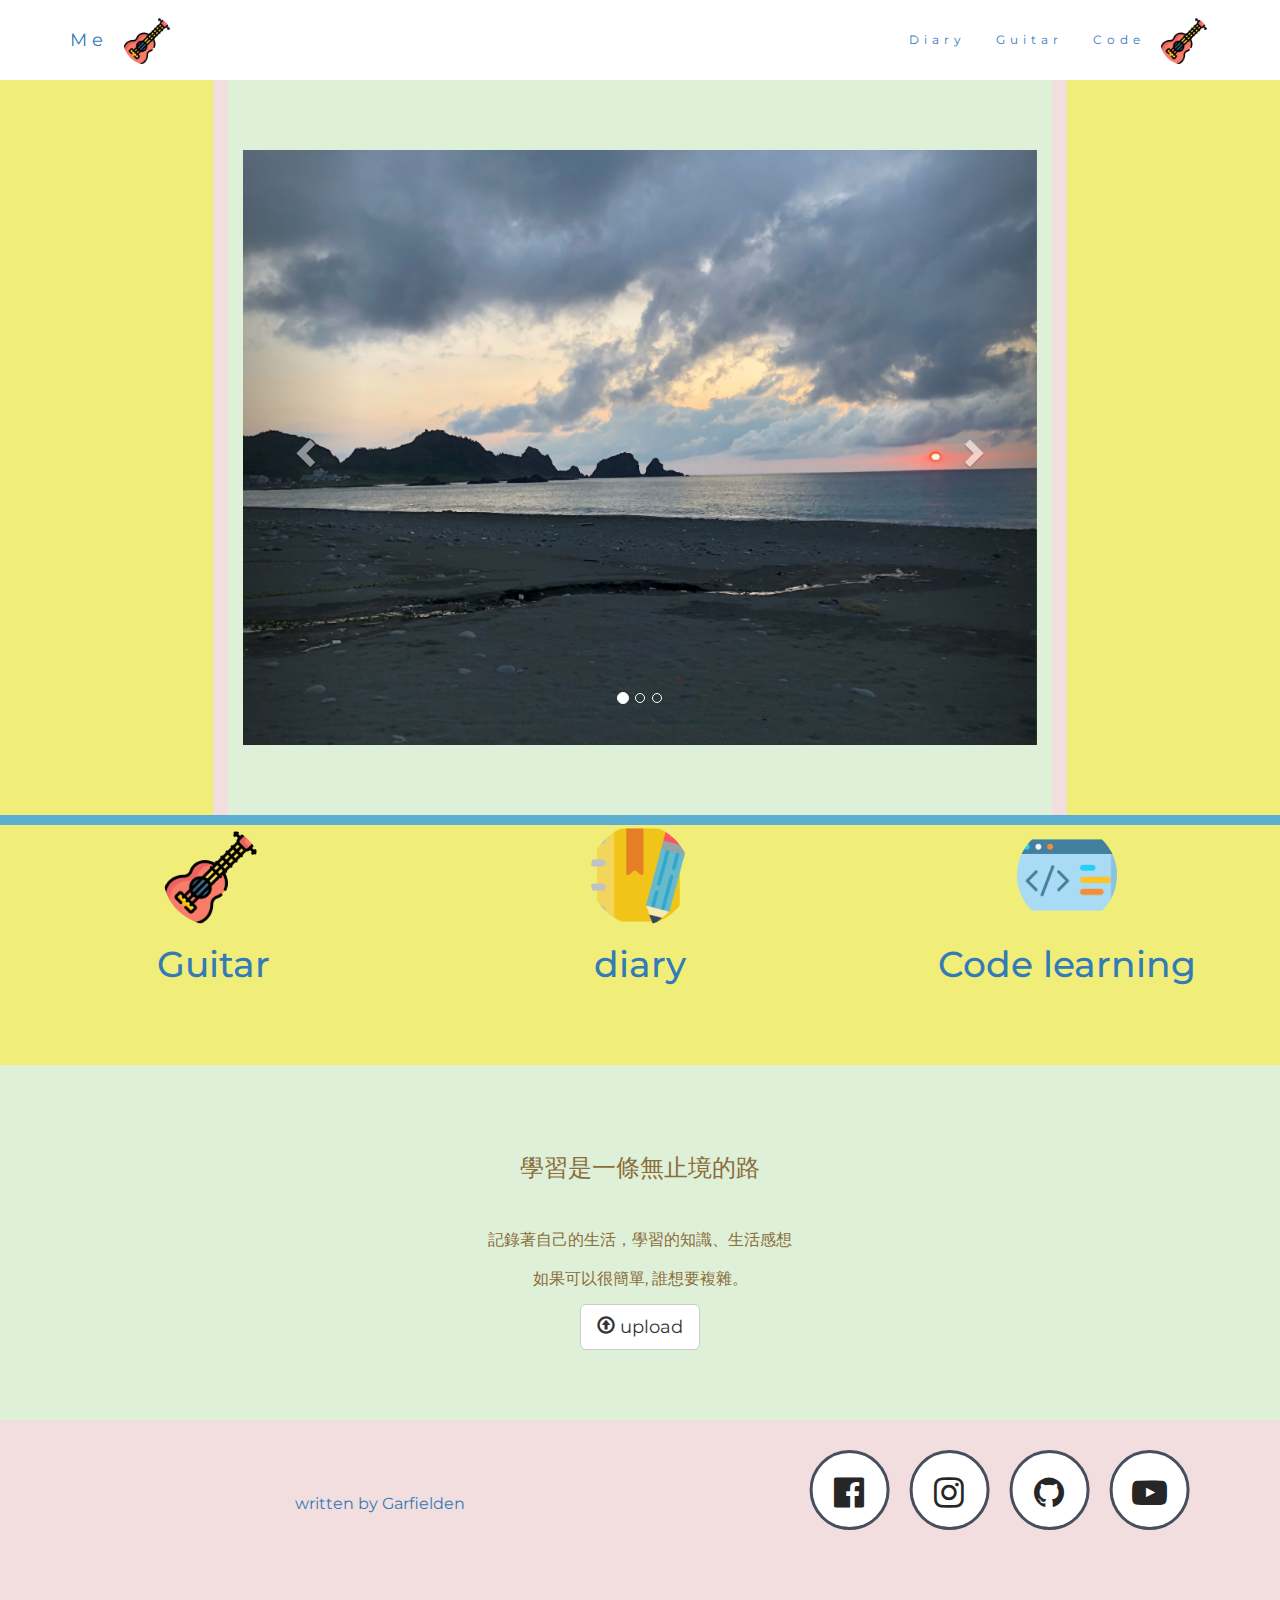
<file: index.html>
<!doctype html>
<html lang="en">
<head>
<title>Garfielden </title>
<script type="text/javascript">
  imput = prompt("請輸入數字","8")
  <button type="button" onclick="console.log(imput)" >Number</button>
  alert("豬羊")
</script>
<meta charset="utf-8">
<meta name="viewport" content="width=device-width, initial-scale=1">
<link href="https://stackpath.bootstrapcdn.com/font-awesome/4.7.0/css/font-awesome.min.css" rel="stylesheet" integrity="sha384-wvfXpqpZZVQGK6TAh5PVlGOfQNHSoD2xbE+QkPxCAFlNEevoEH3Sl0sibVcOQVnN" crossorigin="anonymous">
<link rel="stylesheet" href="https://maxcdn.bootstrapcdn.com/bootstrap/3.4.1/css/bootstrap.min.css" >
<link rel="stylesheet" href="css\sample.css">
<link href="https://fonts.googleapis.com/css?family=Montserrat" rel="stylesheet">
<script src="https://ajax.googleapis.com/ajax/libs/jquery/3.5.1/jquery.min.js"></script>
<script src="https://maxcdn.bootstrapcdn.com/bootstrap/3.4.1/js/bootstrap.min.js"></script>
</head>
<body>

<!-- Navbar -->
<nav class="navbar navbar-dark ">
  <div class="container ">

    <!-- 左邊按鈕 -->
    <div class="navbar-header">
		<img src="images/guitar.png" class="img-circle"  width="50" height="50">
      <button type="button" class="navbar-toggle" data-toggle="collapse" data-target="#myNavbar"> <span class="glyphicon glyphicon-option-vertical"></span> <span class="icon-bar"></span> <span class="icon-bar"></span> </button>
      <a class="navbar-brand" href="index.html">Me</a> </div>

    <!-- 右邊按鈕 -->
    <div class="collapse navbar-collapse" id="myNavbar">
      <ul class="nav navbar-nav navbar-right">
        <li><a href="diary.html">Diary</a></li>
		<img src="images/guitar.png" class="img-circle"  width="50" height="50">
        <li><a href="Guitar.html">Guitar</a></li>
        <li><a href="Code.html">Code</a></li>
      </ul>

    </div>
  </div>
</nav>	
	

<div class=" col-sm-2"></div>
<!--圖片-->
<div class=" col-sm-8 bg-danger text-center">
  <div class="container-fluid bg-success">
    <div id="myCarousel" class="carousel slide" data-ride="carousel">
      <!-- Indicators -->
      <ol class="carousel-indicators">
        <li data-target="#myCarousel" data-slide-to="0" class="active"></li>
        <li data-target="#myCarousel" data-slide-to="1"></li>
        <li data-target="#myCarousel" data-slide-to="2"></li>
      </ol>
      <!-- Wrapper for slides -->
      <div class="carousel-inner">
        <div class="item active"> <img src="images/風景1.jpg" alt="Los Angeles" style="width:100%;"> </div>
        <div class="item"> <img src="images/風景2.jpg" alt="Chicago" style="width:100%;"> </div>
        <div class="item"> <img src="images/winfin.jpg" alt="New york" style="width:100%;"> </div>
		<div class="item"> <img src="images/winfin.jpg" alt="New york" style="width:100%;"> </div>
      </div>
      <!-- Left and right controls -->
      <a class="left carousel-control" href="#myCarousel" data-slide="prev"> <span class="glyphicon glyphicon-chevron-left"></span> <span class="sr-only">Previous</span> </a> <a class="right carousel-control" href="#myCarousel" data-slide="next"> <span class="glyphicon glyphicon-chevron-right"></span> <span class="sr-only">Next</span> </a> </div>
  </div>
</div>

<div class="col-sm-12 bg-5">
  <p></p>
  <p></p>
  <p></p>
  <p></p></div>
<!-- 分類 -->
<div class=" container-fluid bg-8 text-center align-items-lg-center">
  <div class="row">
    <div class="col-sm-4 bg-8" > <a href="Guitar.html"><img src="images/guitar.png" class="img-circle"  width="100" height="100"></a>
      <input type="hidden" name="hiddenField" id="hiddenField">
      <h1><a href="Guitar.html">Guitar </a></h1>
    </div>
    <div class="col-sm-4 bg-8" > <a href="Cook.html"><img src="images/diary.png" class="img-circle"  width="100" height="100"></a>
      <h1><a href="diary.html">diary</a></h1>
    </div>
    <div class="col-sm-4 bg-8" > <a href="Code.html"><img src="images/code.png" class="img-circle"  width="100" height="100"></a>
      <h1><a href="Code.html">Code learning</a></h1>
    </div>
  </div>
</div>
	
<!-- Second Container -->
<div class="container-fluid bg-success text-center text-warning">
  <h3 class="margin">學習是一條無止境的路</h3>
  <p>記錄著自己的生活，學習的知識、生活感想 </p>
  <p>如果可以很簡單, 誰想要複雜。 </p>
<a href="#" class="btn btn-default btn-lg"> <span class="glyphicon glyphicon-upload"></span> upload </a>
</div>


<!-- Footer -->
<footer class="container-fluid  bg-danger text-center">
  <div class="col-sm-7">
  <p><a href="">written by Garfielden</a></p>
  
  </div>
  <div class="col-sm-5">
  <ul class = "icon-a">
    <li class = "icon-b"><a href ="https://www.facebook.com/profile.php?id=100001917254198" class="icon-c"><i class="fa fa-facebook-official" aria-hidden="true"></i></a></li>
    <li class = "icon-b"><a href ="https://www.instagram.com/" class="icon-c"><i class="fa fa-instagram" aria-hidden="true"></i></a></li>
    <li class = "icon-b"><a href ="https://github.com/" class="icon-c"><i class="fa fa-github" aria-hidden="true"></i></a></li>
    <li class = "icon-b"><a href ="https://www.youtube.com/channel/UCJ-jFNuTe-49U6vQ36MTPTQ/featured" class="icon-c"><i class="fa fa-youtube-play" aria-hidden="true"></i></a></li>

  </ul> 
  
</footer>

</body>
</html>
</file>
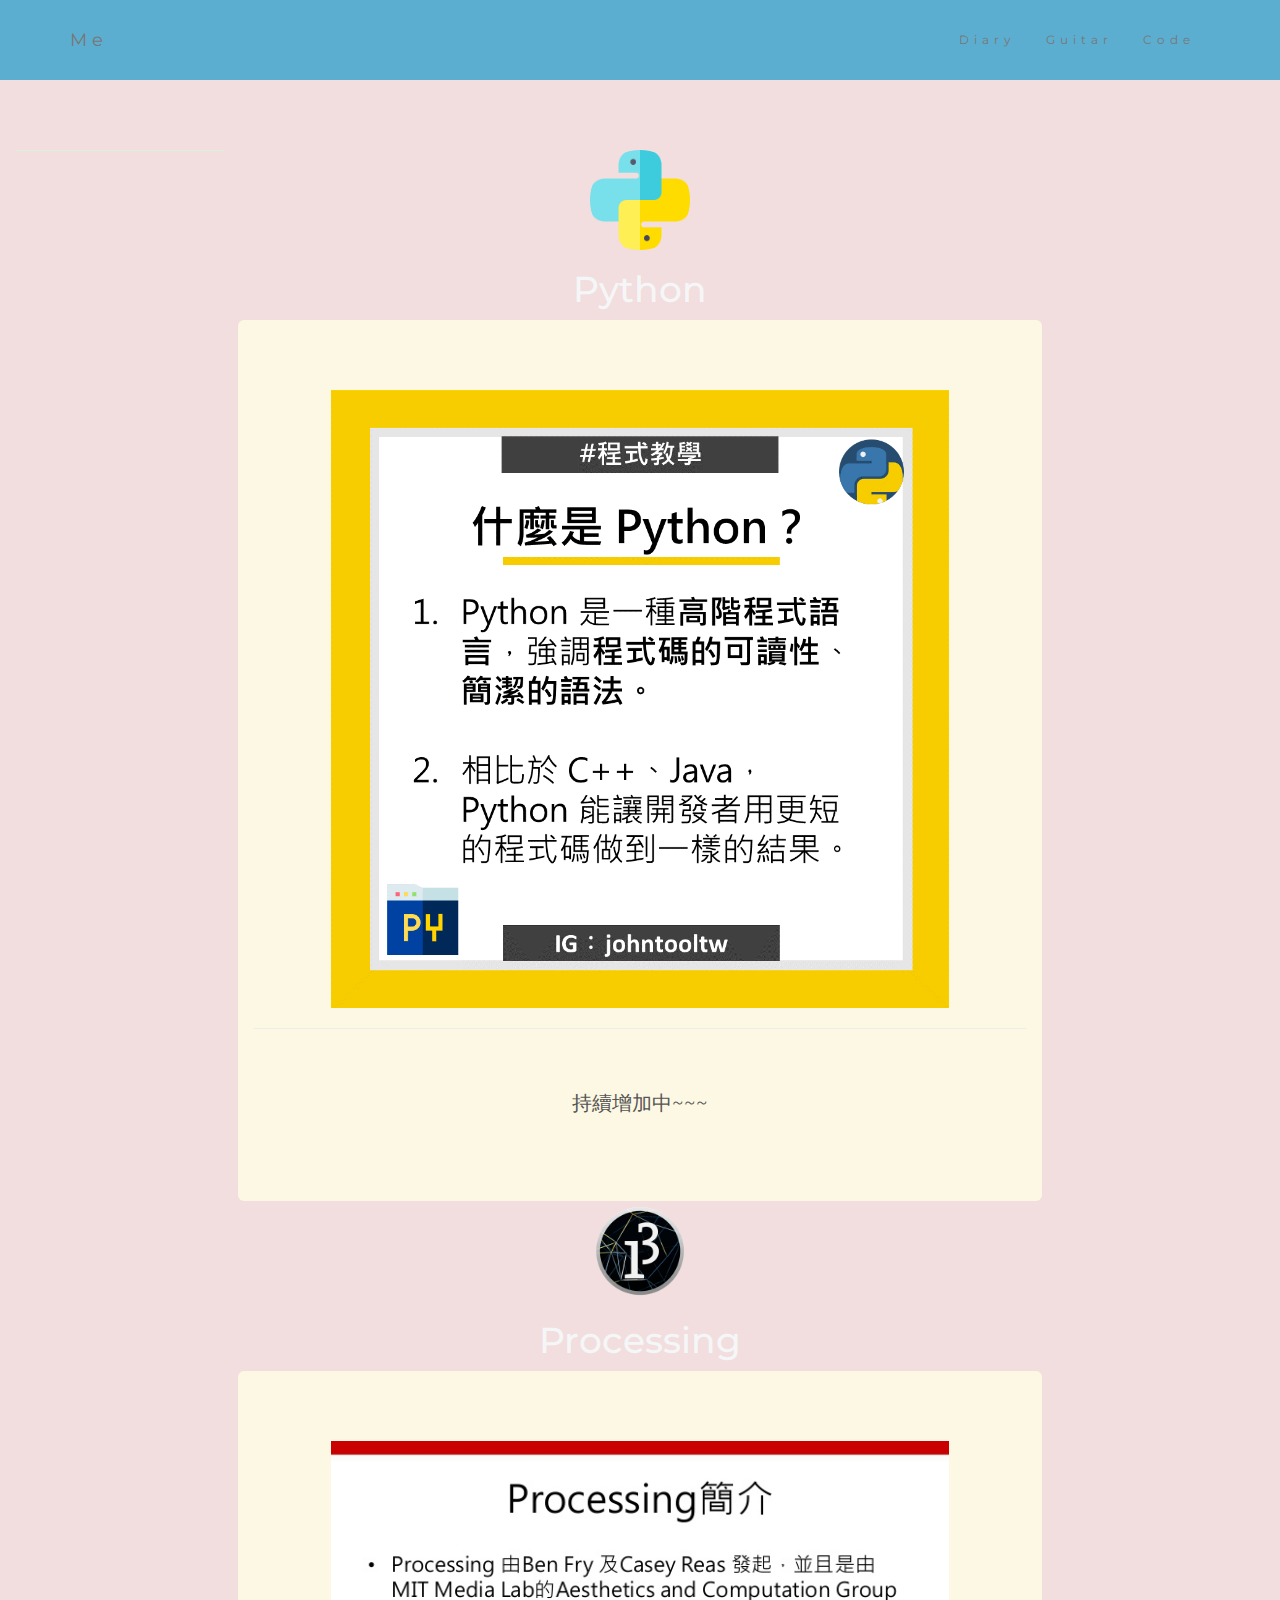
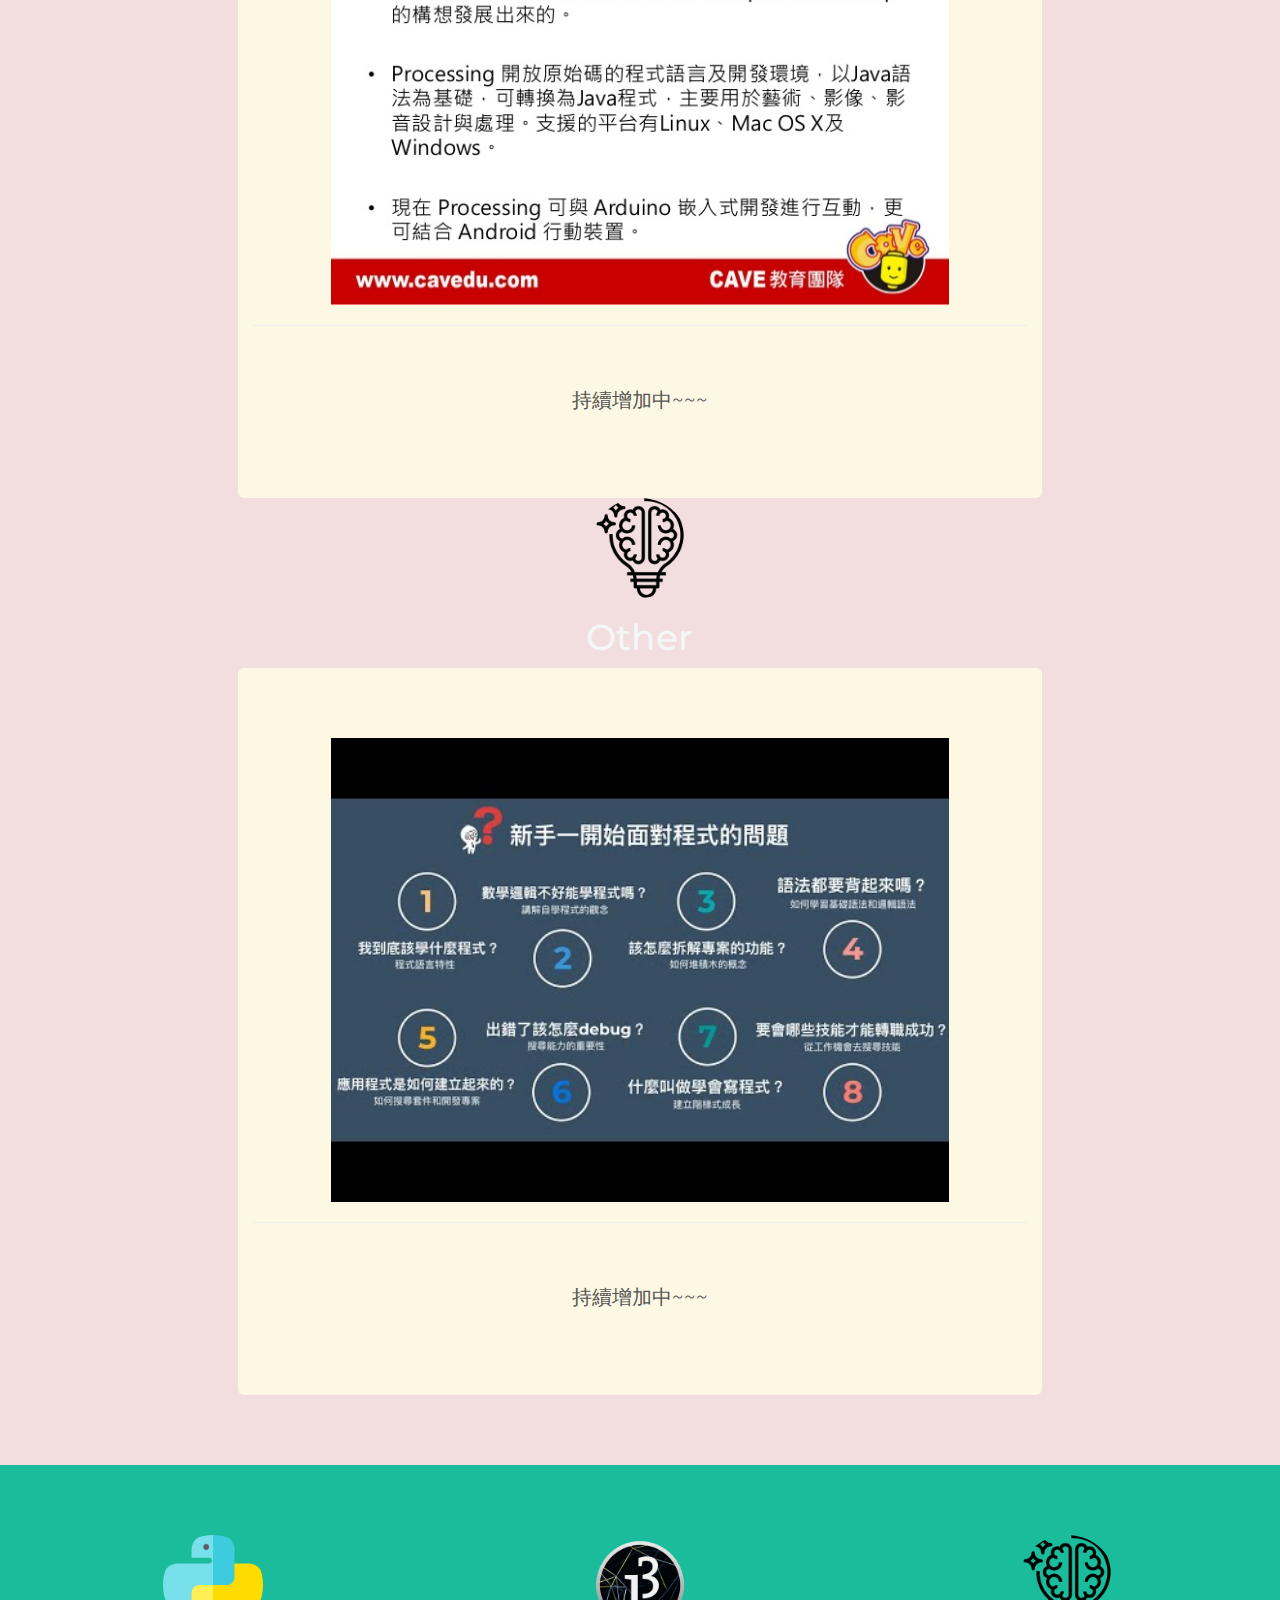
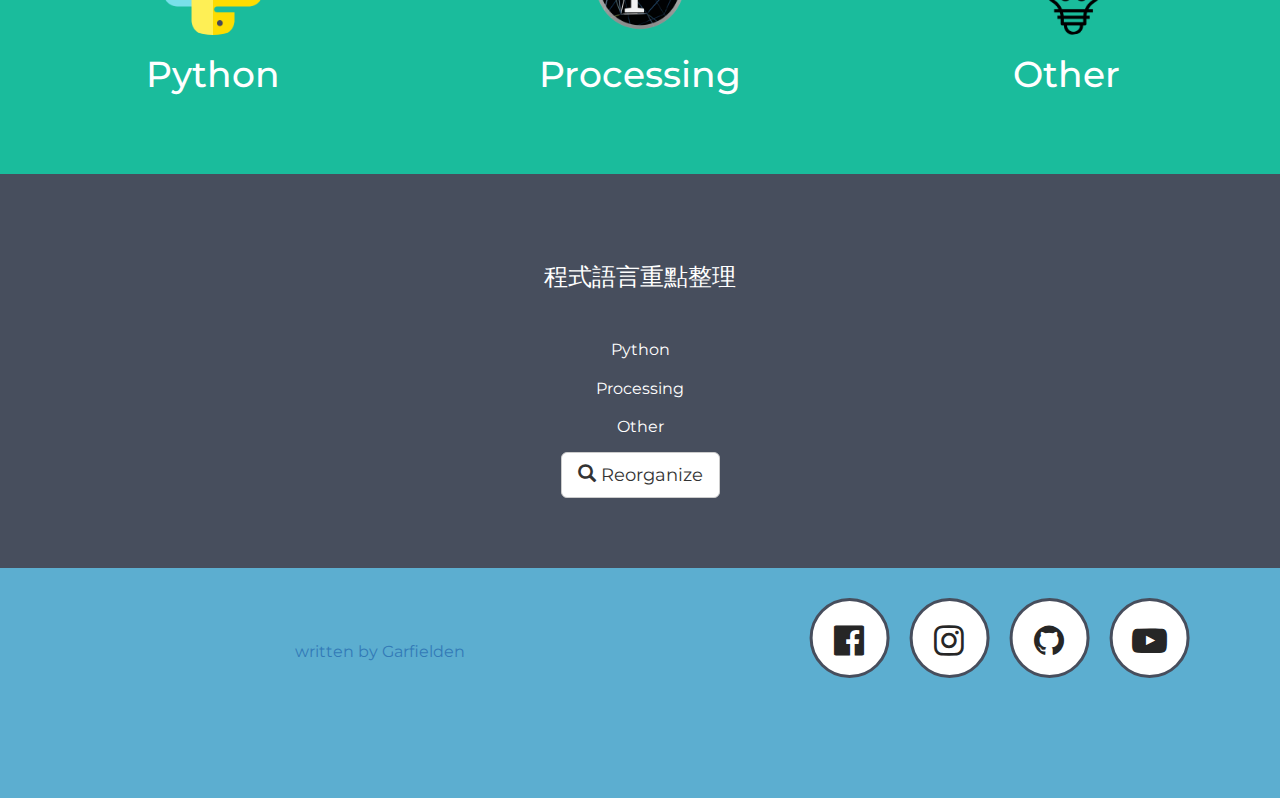
<file: Code.html>
<!doctype html>
<html lang="en">
<head>
<title>Garfielden </title>
<meta charset="utf-8">
<meta name="viewport" content="width=device-width, initial-scale=1">
<link rel="stylesheet" href="https://maxcdn.bootstrapcdn.com/bootstrap/3.4.1/css/bootstrap.min.css">
<link href="https://fonts.googleapis.com/css?family=Montserrat" rel="stylesheet">
<link href="https://stackpath.bootstrapcdn.com/font-awesome/4.7.0/css/font-awesome.min.css" rel="stylesheet" integrity="sha384-wvfXpqpZZVQGK6TAh5PVlGOfQNHSoD2xbE+QkPxCAFlNEevoEH3Sl0sibVcOQVnN" crossorigin="anonymous">
<link rel="stylesheet" href="css\sample.css">
<script src="https://ajax.googleapis.com/ajax/libs/jquery/3.5.1/jquery.min.js"></script>
<script src="https://maxcdn.bootstrapcdn.com/bootstrap/3.4.1/js/bootstrap.min.js"></script>

</head>
<body>

<!-- Navbar -->
<nav class="navbar navbar-default bg-5">
  <div class="container">
    <div class="navbar-header">
      <button type="button" class="navbar-toggle" data-toggle="collapse" data-target="#myNavbar">
        <span class="icon-bar"></span>
        <span class="icon-bar"></span>
        <span class="icon-bar"></span>                        
      </button>
      <a class="navbar-brand" href="index.html">Me</a>
    </div>
    <div class="collapse navbar-collapse" id="myNavbar">
      <ul class="nav navbar-nav navbar-right">
        <li><a href="diary.html">Diary</a></li>
        <li><a href="Guitar.html">Guitar</a></li>
        <li><a href="Code.html">Code</a></li>
      </ul>
    </div>
  </div>
</nav>

	
<!-- 內容-->
<div class="container-fluid bg-danger text-center">

      <!-- Python -->
      <div class="col-sm-2 bg-success" ></div>
      <div class="col-sm-8" > 
          <img src="images/python.png" class="img-circle"  width="100" height="100">
        <h1 class="text-dark">Python </h1>
  
        <!-- 內容 -->
        <div class=" container-fluid bg-warning badge-light img-rounded">
              
              <div class="media ">
              <!-- 程式碼圖片 -->
              <img src="images/what-is-python.png"  width="80%" height="80%">
  
              </div>
  
              <hr>
              <br>
              <p class="swallow">持續增加中~~~</p>
          </div>

      <!-- Processing -->
      <div class="col-sm" > <img src="images/processing3-logo.png" class="img-circle"  width="100" height="100">
        <h1 class="text-dark">Processing </h1>
  
        <!-- 內容 -->
        <div class=" container-fluid bg-warning badge-light img-rounded">
              
              <div class="media ">
              <!-- processing 簡介 -->
              <img src="images/processing.jpg"   width="80%" height="80%">
  
              </div>
  
              <hr>
              <br>
              <p class="swallow">持續增加中~~~</p>
          </div>
        </div>

      <!-- Other -->
      <div class="col-sm" > <img src="images/idea.png" class="img-circle"  width="100" height="100">
        <h1 class="text-dark">Other </h1>
  
        <!-- 內容 -->
        <div class=" container-fluid bg-warning badge-light img-rounded">
              
              <div class="media ">
              <!-- 歌手/樂團圖片 -->
              <img src="images/learncode.jpg"   width="80%" height="80%">
  
              </div>
  
              <hr>
              <br>
              <p class="swallow">持續增加中~~~</p>
          </div>
        </div>
        </div> 

        

</div>
	
<!-- 分類區 -->
<div id="myPage" data-spy="scroll" data-target=".navbar" data-offset="60" class="container-fluid bg-1 text-center">
  <div class="row">
    <div class="col-sm-4" > <img src="images/python.png" class="img-circle"  width="100" height="100">
      <h1>Python </h1>
    </div>
    <div class="col-sm-4" > <img src="images/processing3-logo.png" class="img-circle"  width="100" height="100">
      <h1>Processing</h1>
    </div>
    <div class="col-sm-4" > <img src="images/idea.png" class="img-circle"  width="100" height="100">
      <h1>Other</h1>
    </div>
  </div>
</div>

<!-- Second Container -->
<div class="container-fluid bg-2 text-center">
  <h3 class="margin">程式語言重點整理</h3>
  <p>Python</p>
  <p>Processing</p>
  <p>Other</p>
  <a href="#" class="btn btn-default btn-lg"> <span class="glyphicon glyphicon-search"></span> Reorganize </a> </div>


<!-- Footer -->
<footer class="container-fluid bg-5 text-center">
  <div class="col-sm-7">
  <p><a href="index.html">written by Garfielden</a></p>
  
  </div>
  <div class="col-sm-5">
  <ul class = "icon-a">
    <li class = "icon-b"><a href ="https://www.facebook.com/profile.php?id=100001917254198" class="icon-c"><i class="fa fa-facebook-official" aria-hidden="true"></i></a></li>
    <li class = "icon-b"><a href ="https://www.instagram.com/" class="icon-c"><i class="fa fa-instagram" aria-hidden="true"></i></a></li>
    <li class = "icon-b"><a href ="https://github.com/" class="icon-c"><i class="fa fa-github" aria-hidden="true"></i></a></li>
    <li class = "icon-b"><a href ="https://www.youtube.com/channel/UCJ-jFNuTe-49U6vQ36MTPTQ/featured" class="icon-c"><i class="fa fa-youtube-play" aria-hidden="true"></i></a></li>

  </ul> 
  
</footer>

</body>
</html>
</file>
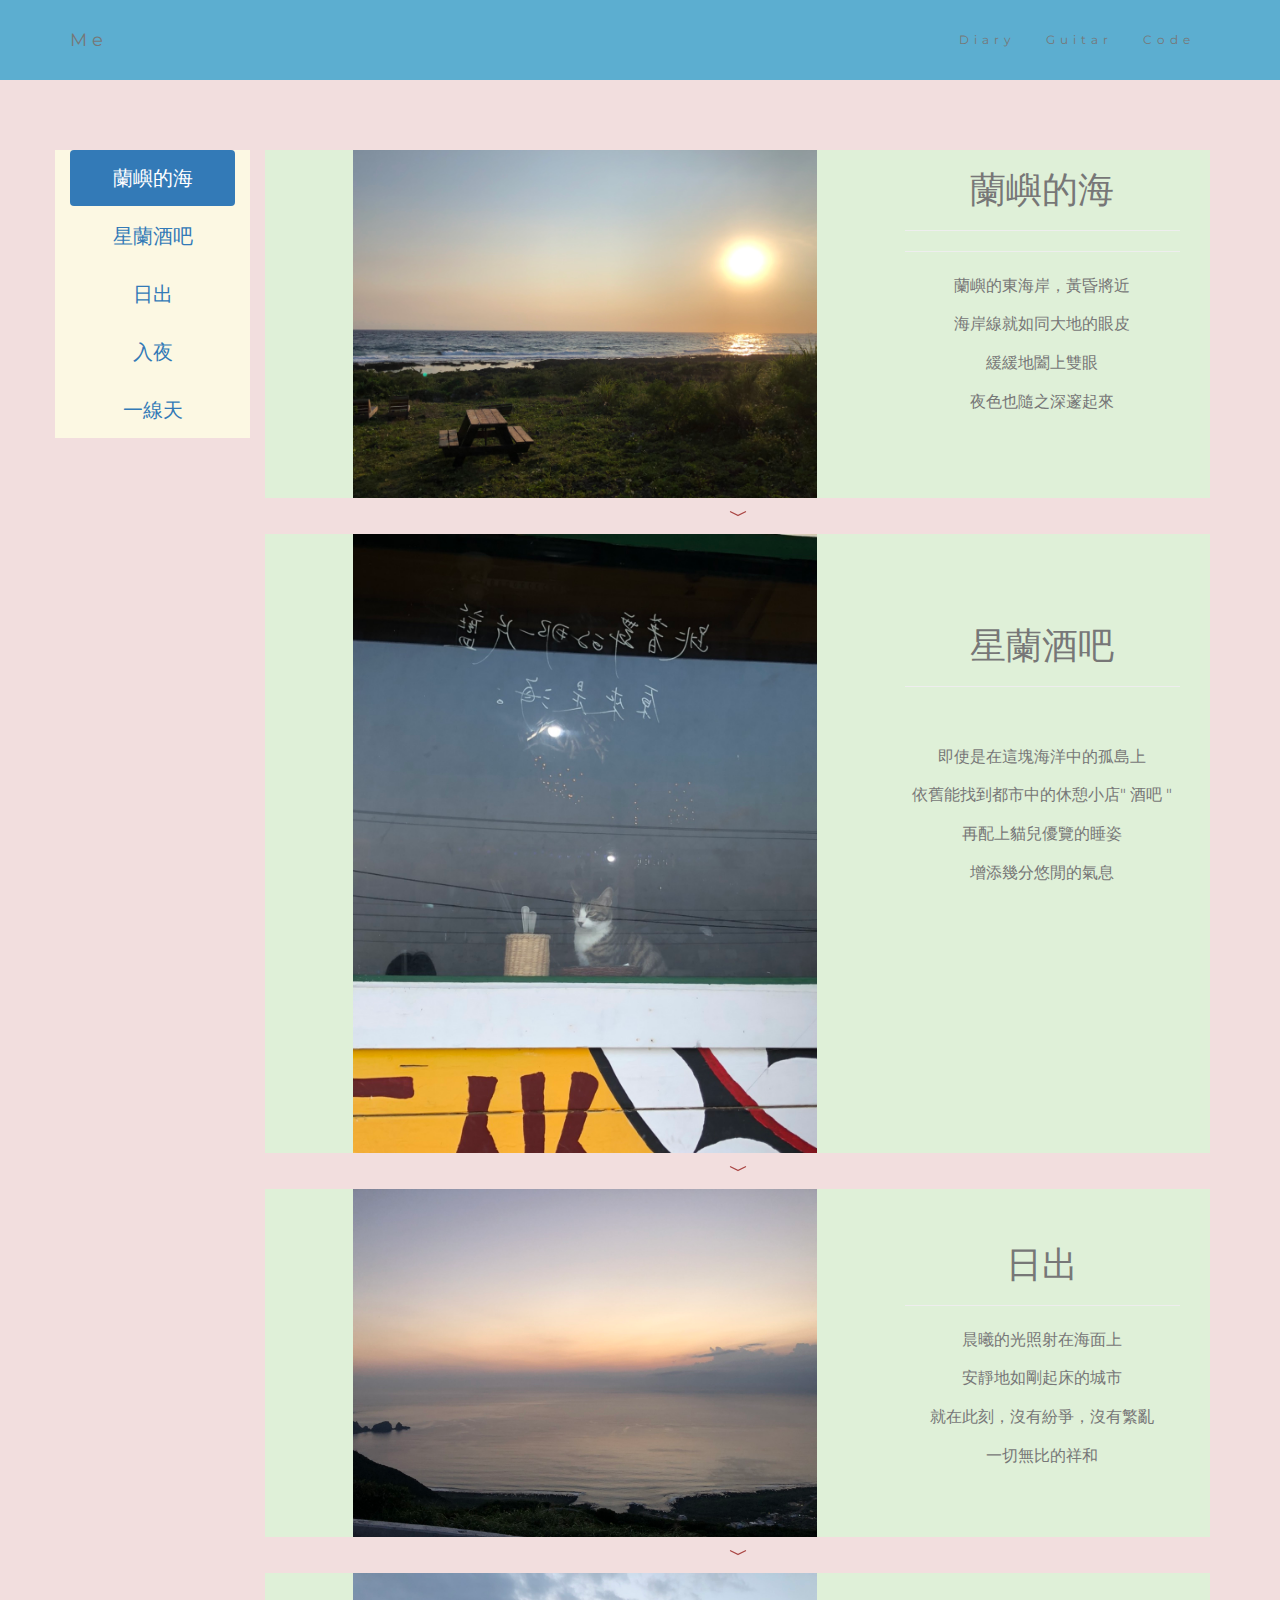
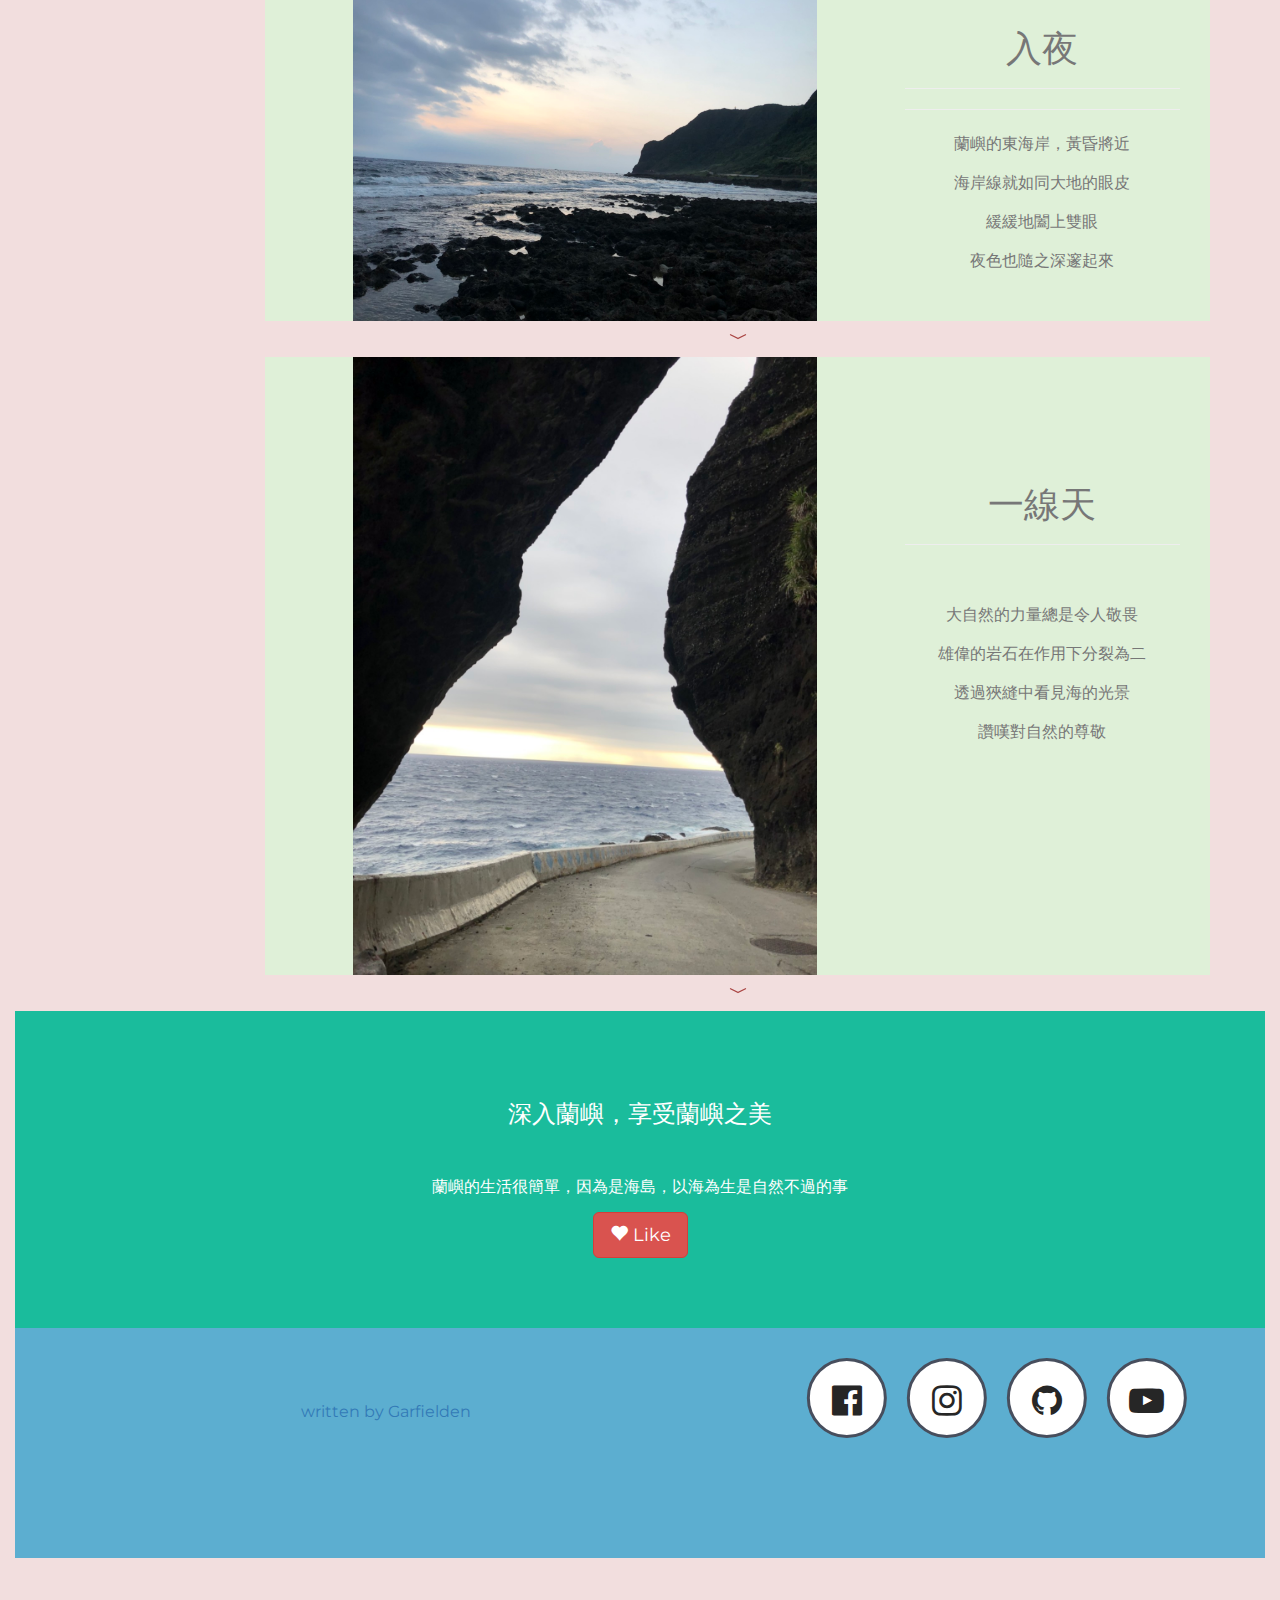
<file: diary.html>
<!doctype html>
<html lang="en">
<head>
<title>Garfielden </title>
<meta charset="utf-8">
<meta name="viewport" content="width=device-width, initial-scale=1">
<link rel="stylesheet" href="https://maxcdn.bootstrapcdn.com/bootstrap/3.4.1/css/bootstrap.min.css">
<link href="https://fonts.googleapis.com/css?family=Montserrat" rel="stylesheet">
<link href="https://stackpath.bootstrapcdn.com/font-awesome/4.7.0/css/font-awesome.min.css" rel="stylesheet" integrity="sha384-wvfXpqpZZVQGK6TAh5PVlGOfQNHSoD2xbE+QkPxCAFlNEevoEH3Sl0sibVcOQVnN" crossorigin="anonymous">
<link rel="stylesheet" type="text/css" href="css\sample.css">
<script src="https://ajax.googleapis.com/ajax/libs/jquery/3.5.1/jquery.min.js"></script>
<script src="https://maxcdn.bootstrapcdn.com/bootstrap/3.4.1/js/bootstrap.min.js"></script>

</head>
<body>

<!-- Navbar -->
<nav class="navbar navbar-default bg-5">
  <div class="container">
    <div class="navbar-header">
      <button type="button" class="navbar-toggle" data-toggle="collapse" data-target="#myNavbar">
        <span class="icon-bar"></span>
        <span class="icon-bar"></span>
        <span class="icon-bar"></span>                        
      </button>
      <a class="navbar-brand" href="index.html">Me</a>
    </div>
    <div class="collapse navbar-collapse" id="myNavbar">
      <ul class="nav navbar-nav navbar-right">
        <li><a href="diary.html">Diary</a></li>
        <li><a href="Guitar.html">Guitar</a></li>
        <li><a href="Code.html">Code</a></li>
      </ul>
    </div>
  </div>
</nav>
	
<!--日記內容-->
<div class="container-fluid bg-danger text-center">
	<div data-spy="scroll" data-target="#myScrollspy" data-offset="20">

  <div class="container">
  <div class="row">

    <!-- 下拉式選單 -->
    <nav class="col-sm-2 bg-warning" id="myScrollspy">
      <ul class="nav nav-pills nav-stacked">
        <li class="active">
        <a href="#section1">蘭嶼的海</a></li>
        <li><a href="#section2">星蘭酒吧</a></li>
        <li><a href="#section3">日出</a></li>
        <li><a href="#section4">入夜</a></li>
        <li><a href="#section5">一線天</a></li>                     
      </ul>
    </nav>

    <!-- 選單裡的內容 -->
    <div class="col-sm-10">

      <!-- 選單_1__蘭嶼的海 -->
      <div id="section1" class="col-sm-12 bg-success ">
        <div class="col-sm-8"><img src="images/蘭嶼_6.jpg" alt="Los Angeles" style="width:80% ; height:50%;"></div>
        <div class="col-sm-4  ">
        <div class="text-muted">    
        <h1>蘭嶼的海</h1>
        <hr>
        <hr>
        <p>蘭嶼的東海岸，黃昏將近</p>
          <p>海岸線就如同大地的眼皮</p>
          <p>緩緩地闔上雙眼</p>
          <p>夜色也隨之深邃起來</p>
          </div>
        </div>
      </div>
      <!-- 小箭頭 -->
      <div class="text-danger"> <svg class="bi bi-chevron-compact-down" width="1em" height="1em" viewBox="0 0 16 16" fill="currentColor" xmlns="http://www.w3.org/2000/svg">
        <path fill-rule="evenodd" d="M1.553 6.776a.5.5 0 0 1 .67-.223L8 9.44l5.776-2.888a.5.5 0 1 1 .448.894l-6 3a.5.5 0 0 1-.448 0l-6-3a.5.5 0 0 1-.223-.67z"/>
      </svg><br>   </div>

      <!-- 選單_2__星蘭酒吧 -->
      <div id="section2" class="col-sm-12 bg-success"> 
        <div class="col-sm-8"><img src="images/蘭嶼_2.jpg" alt="Los Angeles" style="width:80%; height:50%;"></div>
        <div class="col-sm-4 text-muted ">   
          <br> 
          <br>
        <h1>星蘭酒吧</h1>
        <hr>
        <br>
        <p>即使是在這塊海洋中的孤島上<p>
        <p>依舊能找到都市中的休憩小店" 酒吧 "</p>
        <p>再配上貓兒優覽的睡姿</p>
        <p>增添幾分悠閒的氣息</p>
        </div>
      </div> 
      <!-- 小箭頭 -->
      <div class="text-danger"> <svg class="bi bi-chevron-compact-down" width="1em" height="1em" viewBox="0 0 16 16" fill="currentColor" xmlns="http://www.w3.org/2000/svg">
        <path fill-rule="evenodd" d="M1.553 6.776a.5.5 0 0 1 .67-.223L8 9.44l5.776-2.888a.5.5 0 1 1 .448.894l-6 3a.5.5 0 0 1-.448 0l-6-3a.5.5 0 0 1-.223-.67z"/>
      </svg><br>   </div>  
      
      <!-- 選單_3__日出 -->
      <div id="section3" class="col-sm-12 bg-success">         
        <div class="col-sm-8"><img src="images/蘭嶼_3.jpg" alt="Los Angeles" style="width:80%; height:50%;"></div>
        <div class="col-sm-4 text-muted"> 
          <br>   
        <h1>日出</h1>
        <hr>
        <p>晨曦的光照射在海面上</p>
        <p>安靜地如剛起床的城市</p>
        
        <p>就在此刻，沒有紛爭，沒有繁亂</p>
        <p>一切無比的祥和</p>

        </div>
      </div>
      <!-- 小箭頭 -->
      <div class="text-danger"> <svg class="bi bi-chevron-compact-down" width="1em" height="1em" viewBox="0 0 16 16" fill="currentColor" xmlns="http://www.w3.org/2000/svg">
        <path fill-rule="evenodd" d="M1.553 6.776a.5.5 0 0 1 .67-.223L8 9.44l5.776-2.888a.5.5 0 1 1 .448.894l-6 3a.5.5 0 0 1-.448 0l-6-3a.5.5 0 0 1-.223-.67z"/>
      </svg><br>   </div>

      <!-- 選單_4__入夜 -->
      <div id="section4" class="col-sm-12 bg-success">         
        <div class="col-sm-8"><img src="images/蘭嶼_4.jpg" alt="Los Angeles" style="width:80%; height:50%;"></div>
        <div class="col-sm-4 text-muted"> 
          <br>   
  
        
          <h1>入夜</h1>
          <hr>
          <hr>
          <p>蘭嶼的東海岸，黃昏將近</p>
            <p>海岸線就如同大地的眼皮</p>
            <p>緩緩地闔上雙眼</p>
            <p>夜色也隨之深邃起來</p>
        </div>
      </div>
      <!-- 小箭頭 -->
      <div class="text-danger"> <svg class="bi bi-chevron-compact-down" width="1em" height="1em" viewBox="0 0 16 16" fill="currentColor" xmlns="http://www.w3.org/2000/svg">
        <path fill-rule="evenodd" d="M1.553 6.776a.5.5 0 0 1 .67-.223L8 9.44l5.776-2.888a.5.5 0 1 1 .448.894l-6 3a.5.5 0 0 1-.448 0l-6-3a.5.5 0 0 1-.223-.67z"/>
      </svg><br>   </div>

      <!-- 選單_5__一線天 -->
      <div id="section5" class="col-sm-12 bg-success">         
        <div class="col-sm-8"><img src="images/蘭嶼_5.jpg" alt="Los Angeles" style="width:80%; height:50%;"></div>
        <div class="col-sm-4 text-muted"> 
        <br>  
        <br> 
        <br>
        <h1>一線天</h1>
        <hr>
        <br>
        <p>大自然的力量總是令人敬畏</p>
        <p>雄偉的岩石在作用下分裂為二</p>
        <p>透過狹縫中看見海的光景</p>
        <p>讚嘆對自然的尊敬</p>
        </div>
      </div>
      <!-- 小箭頭 -->
      <div class="text-danger"> <svg class="bi bi-chevron-compact-down" width="1em" height="1em" viewBox="0 0 16 16" fill="currentColor" xmlns="http://www.w3.org/2000/svg">
        <path fill-rule="evenodd" d="M1.553 6.776a.5.5 0 0 1 .67-.223L8 9.44l5.776-2.888a.5.5 0 1 1 .448.894l-6 3a.5.5 0 0 1-.448 0l-6-3a.5.5 0 0 1-.223-.67z"/>
      </svg><br>   </div>


    </div>
  </div>
  </div>



<!-- Second Container -->
<div class="container-fluid  bg-1 text-center">
  <h3 class="margin">深入蘭嶼，享受蘭嶼之美</h3>
  <p>蘭嶼的生活很簡單，因為是海島，以海為生是自然不過的事 </p>
  <a href="#" class="btn btn-danger btn-lg"> <span class="glyphicon glyphicon-heart"></span> Like </a> </div>

<!-- Footer -->
<footer class="container-fluid bg-5 text-center">
  <div class="col-sm-7">
  <p><a href="index.html">written by Garfielden</a></p>
  
  </div>
  <div class="col-sm-5">
  <ul class = "icon-a">
    <li class = "icon-b"><a href ="https://www.facebook.com/profile.php?id=100001917254198" class="icon-c"><i class="fa fa-facebook-official" aria-hidden="true"></i></a></li>
    <li class = "icon-b"><a href ="https://www.instagram.com/" class="icon-c"><i class="fa fa-instagram" aria-hidden="true"></i></a></li>
    <li class = "icon-b"><a href ="https://github.com/" class="icon-c"><i class="fa fa-github" aria-hidden="true"></i></a></li>
    <li class = "icon-b"><a href ="https://www.youtube.com/channel/UCJ-jFNuTe-49U6vQ36MTPTQ/featured" class="icon-c"><i class="fa fa-youtube-play" aria-hidden="true"></i></a></li>

  </ul> 
  
</footer>

</body>
</html>
</file>
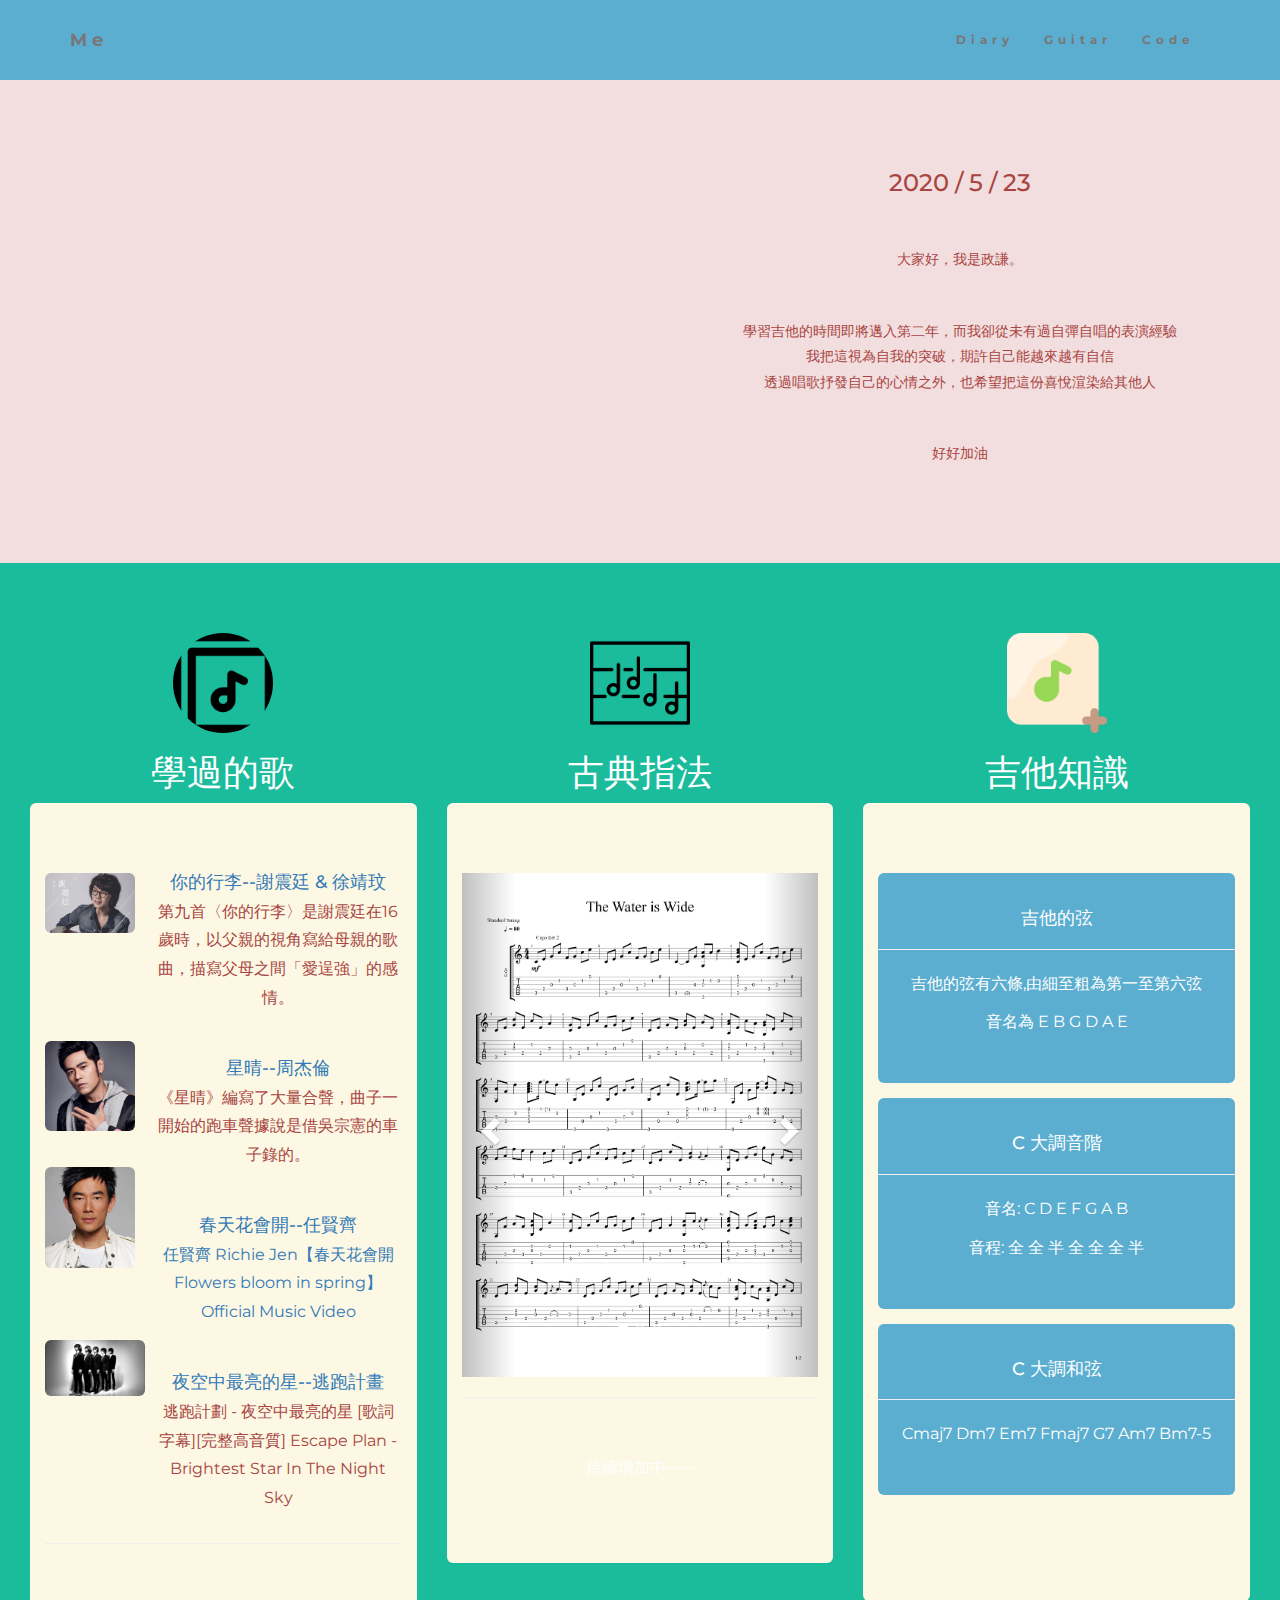
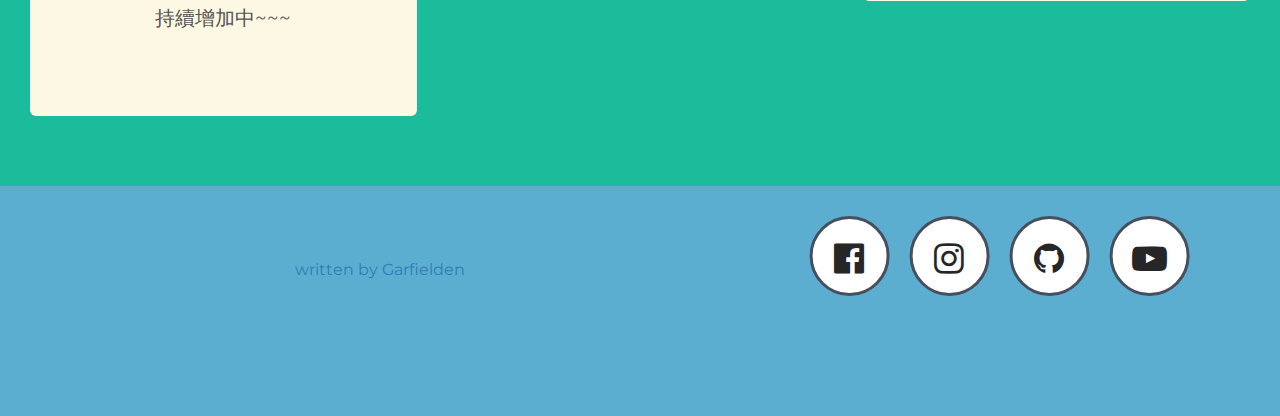
<file: Guitar.html>
<!doctype html>
<html lang="en">
<head>
<title>Garfielden </title>
<meta charset="utf-8">
<meta name="viewport" content="width=device-width, initial-scale=1">
<link rel="stylesheet" href="https://maxcdn.bootstrapcdn.com/bootstrap/3.4.1/css/bootstrap.min.css">
<link href="https://fonts.googleapis.com/css?family=Montserrat" rel="stylesheet">
<link href="https://stackpath.bootstrapcdn.com/font-awesome/4.7.0/css/font-awesome.min.css" rel="stylesheet" integrity="sha384-wvfXpqpZZVQGK6TAh5PVlGOfQNHSoD2xbE+QkPxCAFlNEevoEH3Sl0sibVcOQVnN" crossorigin="anonymous">
<link rel="stylesheet" href="css\sample.css">
<script src="https://ajax.googleapis.com/ajax/libs/jquery/3.5.1/jquery.min.js"></script>
<script src="https://maxcdn.bootstrapcdn.com/bootstrap/3.4.1/js/bootstrap.min.js"></script>

</head>
<body>

<!-- Navbar -->
<nav class="navbar navbar-default bg-5">
  <div class="container">
    <div class="navbar-header">
      <button type="button" class="navbar-toggle" data-toggle="collapse" data-target="#myNavbar">
        <span class="icon-bar "></span>
        <span class="icon-bar"></span>
        <span class="icon-bar"></span>                        
      </button>
      <a class="navbar-brand " href="index.html"><b>Me</b></a>
    </div>
    <div class="collapse navbar-collapse" id="myNavbar">
      <ul class="nav navbar-nav navbar-right">
        <li><a href="diary.html" class ="sw"><b>Diary</b></a></li>
        <li><a href="Guitar.html"><b>Guitar</b></a></li>
        <li><a href="Code.html"><b>Code</b></a></li>

      </ul>
    </div>
  </div>
</nav>
<!-- InstanceBeginEditable name="EditRegion3" -->	
	
<!-- 自彈自唱影片 -->
<div class="container-fluid bg-danger text-center">
  <div class="row text-danger">
  <!-- 此塊背景 -->
    <div class="col-sm-6 bg-danger" > 
      <!-- 影片 -->
      <div class="embed-responsive embed-responsive-16by9">
      <div class="video-container">
        <iframe width="1195" height="672" src="https://www.youtube.com/embed/bT3zN9FLxMk" frameborder="100%" allow="accelerometer; autoplay; encrypted-media; gyroscope; picture-in-picture" ></iframe>
      </div>
      </div>

    </div>
  <!-- 影片介紹文字 -->
    <div class="col-sm-6 bg-danger img-rounded" > 
      <h3>2020 / 5 / 23 </h3>
      <br>
      <h5>大家好，我是政謙。</h5>
      <br>
      <h5>學習吉他的時間即將邁入第二年，而我卻從未有過自彈自唱的表演經驗</h5>
      <h5>我把這視為自我的突破，期許自己能越來越有自信</h5>
      <h5>透過唱歌抒發自己的心情之外，也希望把這份喜悅渲染給其他人</h5>
      <br>
      <h5>好好加油</h5>
      </div>

  </div>
</div>
	
<!-- 內容分類區 -->
<div class="container-fluid bg-1 text-center">

    <!-- 學過的歌 -->
    <div class="col-sm-4" > <img src="images/album.png" class="img-circle"  width="100" height="100">
      <h1 class="text-dark">學過的歌 </h1>

      <!-- 內容 -->
      <div class=" container-fluid bg-warning badge-light img-rounded">
            
            <div class="media ">
            <!-- 歌手/樂團圖片 -->
              <div class="media-left">
                <img src="images/謝震廷.jpg" class="media-object img-rounded" style="width:90px">
              <br><br><br>
              <img src="images/Jay.jpg" class="media-object img-rounded" style="width:90px">
                <br>
              <img src="images/任賢齊.jpg" class="media-object img-rounded" style="width:90px">
              <br><br>
              <img src="images/逃跑計畫.jpg" class="media-object img-rounded" style="width:100px">
              <br>
              </div>
            <!-- 歌曲簡介 -->
              <div class="media-body">
                <h4 class="media-heading active text-danger"><a href="https://www.91pu.com.tw/song/2016/0627/3898.html">你的行李--謝震廷 & 徐靖玟</a></h4>
                <p class="active text-danger">第九首〈你的行李〉是謝震廷在16歲時，以父親的視角寫給母親的歌曲，描寫父母之間「愛逞強」的感情。</p>
                  <br>
              <h4 class="media-heading active text-danger"><a href="https://www.91pu.com.tw/song/2015/0924/661.html">星晴--周杰倫</a></h4>
                <p class="active text-danger">《星晴》編寫了大量合聲，曲子一開始的跑車聲據說是借吳宗憲的車子錄的。</p>
                <br>
              <h4 class="media-heading active text-danger"><a href="https://www.91pu.com.tw/song/2016/0525/3536.html">春天花會開--任賢齊</a></h4>
                <p class="active text-danger"><a href="https://www.youtube.com/watch?v=tzYsKUZcby8">任賢齊 Richie Jen【春天花會開 Flowers bloom in spring】Official Music Video</a></p>  
                <br>
                <h4 class="media-heading active text-danger"><a href="https://www.91pu.com.tw/song/2015/0707/170.html">夜空中最亮的星--逃跑計畫</a></h4>
                <p class="active text-danger"><a href="https://www.youtube.com/watch?v=GPnymcrXgX0"></a>逃跑計劃 - 夜空中最亮的星 [歌詞字幕][完整高音質] Escape Plan - Brightest Star In The Night Sky</p>  
              
            </div>

            </div>

            <hr>
            <br>
            <p class="swallow">持續增加中~~~</p>
        </div>
      </div>
                      
    <!-- 古典指法 -->
    <div class="col-sm-4" > <img src="images/music.png"  width="100" height="100">
        <h1>古典指法</h1>
    <div class="container-fluid bg-warning img-rounded">
      <div class="media">
        <div class="media-body">
          <div id="myCarousel" class="carousel slide" data-ride="carousel">
            <!-- Indicators 底部小圓圈圖是-->
            <ol class="carousel-indicators">
              <li data-target="#myCarousel" data-slide-to="0" class="active"></li>
              <li data-target="#myCarousel" data-slide-to="1"></li>
              <li data-target="#myCarousel" data-slide-to="2"></li>
            </ol>
            <!-- Wrapper for slides -->
            <div class="carousel-inner ">
              <div class="item active"> <img src="images\The-Water-is-Wide_page-0001.jpg" alt="New york" style="width:150 height=150"> </div>
              <div class="item"> <img src="images\The-Water-is-Wide_page-0002.jpg" alt="New york" style="width:150 height=150"> </div>
              <div class="item"> <img src="images\Depapepe-風見雞_page-0001.jpg" alt="New york" style="width:150 height=150"> </div>
              <div class="item"> <img src="images\Depapepe-風見雞_page-0002.jpg" alt="New york" style="width:150 height=150"> </div>
              <div class="item"> <img src="images\dust-in-the-wind_page-0001.jpg" alt="New york" style="width:150 height=150"> </div>
            </div>
            <!-- Left and right controls -->
            <a class="left carousel-control" href="#myCarousel" data-slide="prev"> 
              <span class="glyphicon glyphicon-chevron-left"></span> 
              <span class="sr-only">Previous</span> </a> 
            <a class="right carousel-control" href="#myCarousel" data-slide="next"> 
                <span class="glyphicon glyphicon-chevron-right"></span> 
                <span class="sr-only">Next</span> </a> 
              </div>
              <hr>
              <br>
              <p class="table-danger">持續增加中~~~</p>
        </div>
      </div>
    </div>
    
      </div>

    <!-- 吉他知識 -->
    <div class="col-sm-4" > <img src="images/song.png"  width="100" height="100">
        <h1>吉他知識</h1>

        <!-- 內容 -->
        <div class="container-fluid img-rounded bg-warning ">
          <!-- 吉他的弦 -->
          <div class="media">
            <div class="media-body bg-5 img-rounded">
              <br>
              <h4 class="media-heading active text-middle text-uppercase">吉他的弦</h4>
              <hr>
              
              <p class="active text-middle">吉他的弦有六條,由細至粗為第一至第六弦</p>
                <p>音名為 E B G D A E</p>
              <br>
            </div>
          </div>
          
          <!-- C 大調和弦 -->
          <div class="media">
            <div class="media-body bg-5 img-rounded">
              <br>
              <h4 class="media-heading active text-capitalize">C 大調音階</h4>
              <hr>
              <p class="active text-capitalize">音名: C D E F G A B  </p>
              <p class="active text-capitalize">音程: 全 全 半 全 全 全 半  </p>
              <br>
            </div>
          </div>

          <!--  C 大調音階-->
          <div class="media">
            
            <div class="media-body bg-5 img-rounded">
              <br>
              <h4 class="media-heading active text-capitalize">C 大調和弦</h4>
              <hr>
              <p class="active text-capitalize">Cmaj7 Dm7 Em7 Fmaj7 G7 Am7 Bm7-5</p>
              <br>
            </div>
          </div>
          <br>
        </div>
        
      </div>
		
      
    </div>
      

<footer class="container-fluid bg-5 text-center">
  <div class="col-sm-7">
  <p><a href="index.html">written by Garfielden</a></p>
  
  </div>
  <div class="col-sm-5">
  <ul class = "icon-a">
    <li class = "icon-b"><a href ="https://www.facebook.com/profile.php?id=100001917254198" class="icon-c"><i class="fa fa-facebook-official" aria-hidden="true"></i></a></li>
    <li class = "icon-b"><a href ="https://www.instagram.com/" class="icon-c"><i class="fa fa-instagram" aria-hidden="true"></i></a></li>
    <li class = "icon-b"><a href ="https://github.com/" class="icon-c"><i class="fa fa-github" aria-hidden="true"></i></a></li>
    <li class = "icon-b"><a href ="https://www.youtube.com/channel/UCJ-jFNuTe-49U6vQ36MTPTQ/featured" class="icon-c"><i class="fa fa-youtube-play" aria-hidden="true"></i></a></li>

  </ul> 
  
</footer>

</body>
</html>
</file>
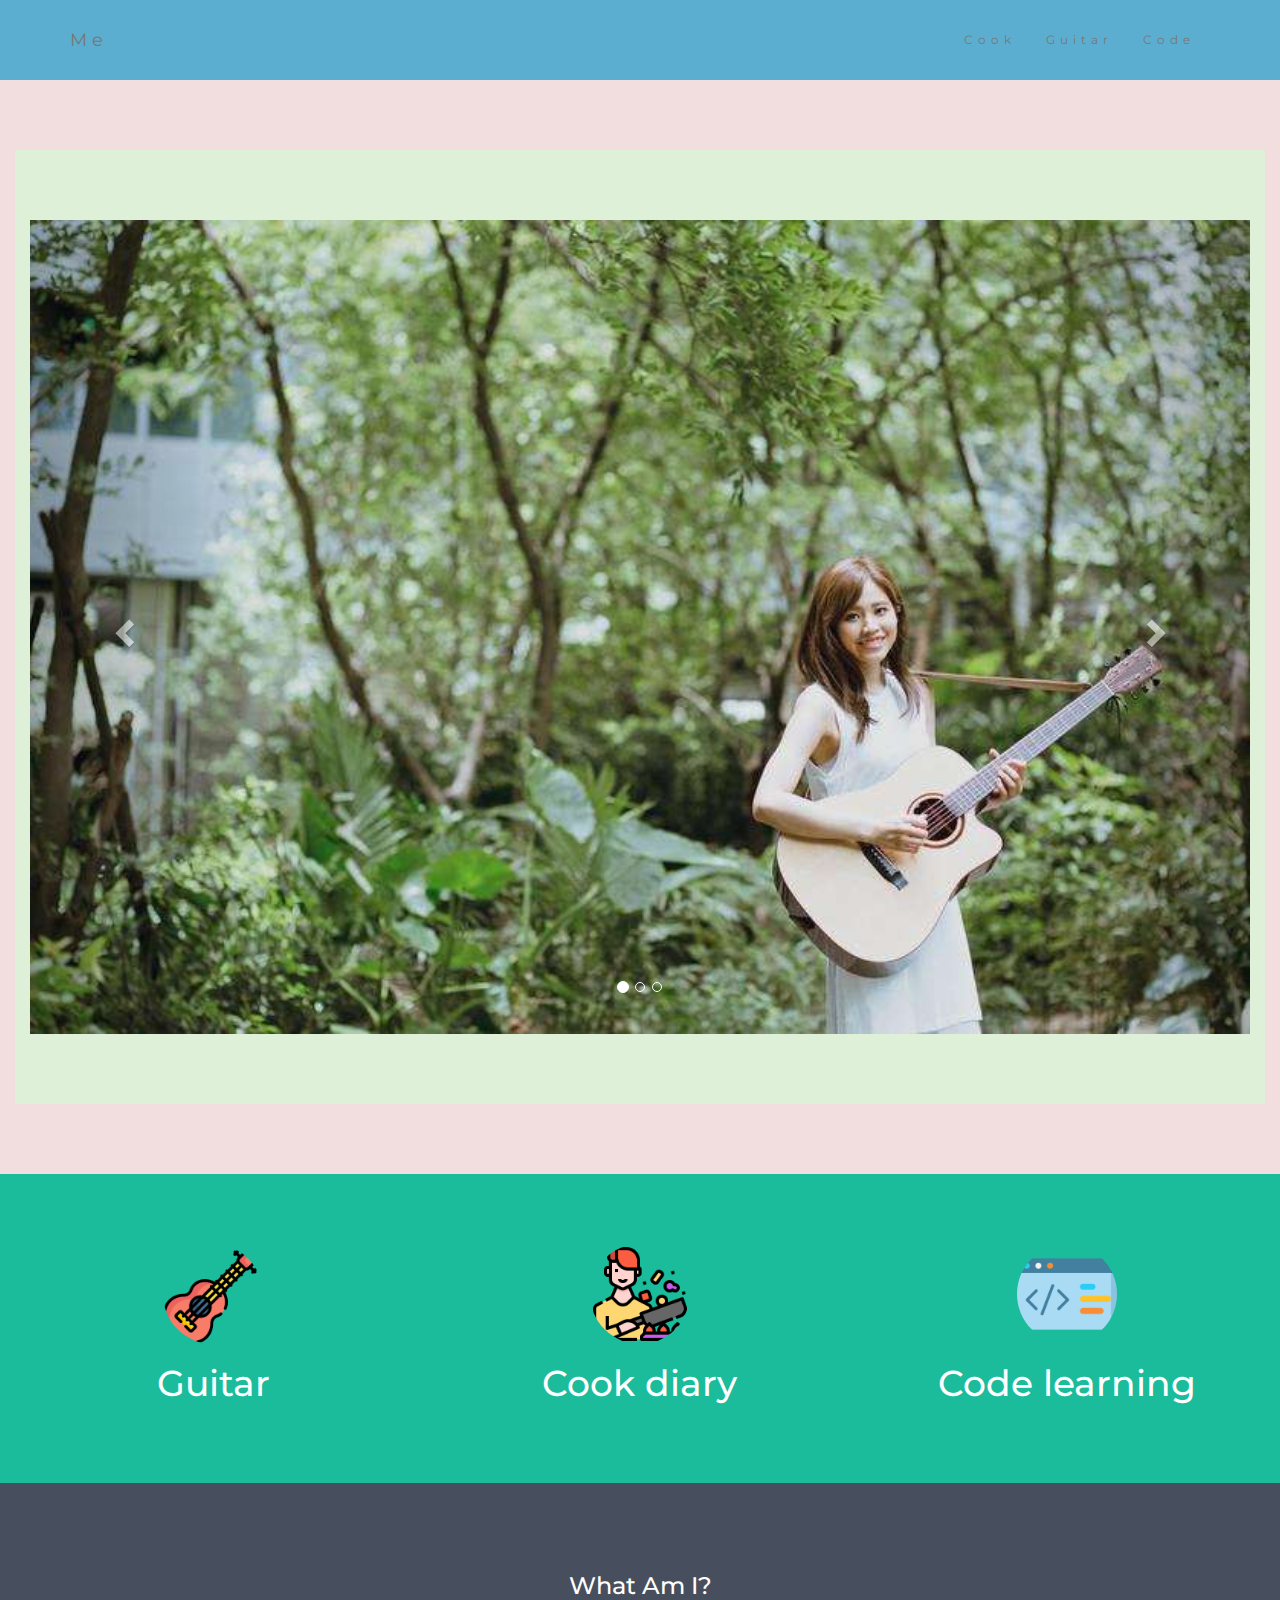
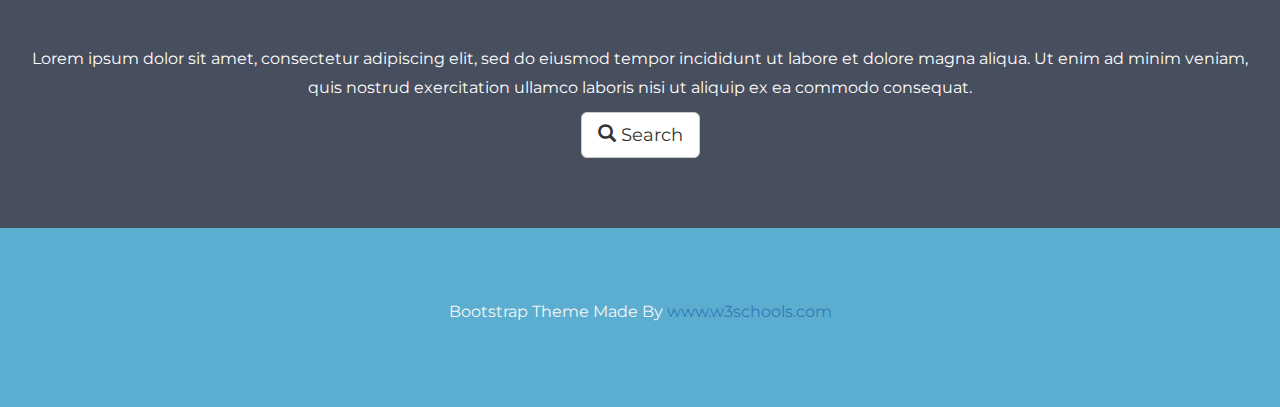
<file: index_samole.html>
<!doctype html>
<!DOCTYPE html>
<html lang="en">
<head>
  <!-- Theme Made By www.w3schools.com - No Copyright -->
  <title>Garfielden </title>
  <meta charset="utf-8">
  <meta name="viewport" content="width=device-width, initial-scale=1">
  <link rel="stylesheet" href="https://maxcdn.bootstrapcdn.com/bootstrap/3.4.1/css/bootstrap.min.css">
  <link href="https://fonts.googleapis.com/css?family=Montserrat" rel="stylesheet">
  <script src="https://ajax.googleapis.com/ajax/libs/jquery/3.5.1/jquery.min.js"></script>
  <script src="https://maxcdn.bootstrapcdn.com/bootstrap/3.4.1/js/bootstrap.min.js"></script>
  <style>
  body {
    font: 20px Montserrat, sans-serif;
    line-height: 1.8;
    color: #f5f6f7;
  }
  p {font-size: 16px;}
  .margin {margin-bottom: 45px;}
  .bg-1 { 
    background-color: #1abc9c; /* Green */
    color: #ffffff;
  }
  .bg-2 { 
    background-color: #474e5d; /* Dark Blue */
    color: #ffffff;
  }
  .bg-3 { 
    background-color: #ffffff; /* White */
    color: #555555;
  }
  .bg-4 { 
    background-color: #2f2f2f; /* Black Gray */
    color: #fff;
  }
  .bg-5 {
	background-color: #5CAED0  
	  }
	  .bg-6{
		  background-color: azure
	  }
  .container-fluid {
    padding-top: 70px;
    padding-bottom: 70px;
  }
  .navbar {
    padding-top: 15px;
    padding-bottom: 15px;
    border: 0;
    border-radius: 0;
    margin-bottom: 0;
    font-size: 12px;
    letter-spacing: 5px;
  }
  .navbar-nav  li a:hover {
    color: #1abc9c !important;
  }
  </style>
</head>
<body>

<!-- Navbar -->
<nav class="navbar navbar-default bg-5">
  <div class="container">
    <div class="navbar-header">
      <button type="button" class="navbar-toggle" data-toggle="collapse" data-target="#myNavbar">
        <span class="icon-bar"></span>
        <span class="icon-bar"></span>
        <span class="icon-bar"></span>                        
      </button>
      <a class="navbar-brand" href="index.html">Me</a>
    </div>
    <div class="collapse navbar-collapse" id="myNavbar">
      <ul class="nav navbar-nav navbar-right">
        <li><a href="Cook.html">Cook</a></li>
        <li><a href="Guitar.html">Guitar</a></li>
        <li><a href="Code.html">Code</a></li>
      </ul>
    </div>
  </div>
</nav>
	
	<!--圖片-->
<div class="container-fluid bg-danger text-center">
<div class="container-fluid bg-success">  
  <div id="myCarousel" class="carousel slide" data-ride="carousel">
    <!-- Indicators -->
    <ol class="carousel-indicators">
      <li data-target="#myCarousel" data-slide-to="0" class="active"></li>
      <li data-target="#myCarousel" data-slide-to="1"></li>
      <li data-target="#myCarousel" data-slide-to="2"></li>
    </ol>

    <!-- Wrapper for slides -->
    <div class="carousel-inner">
      <div class="item active">
        <img src="images/winfin.jpg" alt="Los Angeles" style="width:100%;">
      </div>

      <div class="item">
        <img src="images/winfin.jpg" alt="Chicago" style="width:100%;">
      </div>
    
      <div class="item">
        <img src="images/winfin.jpg" alt="New york" style="width:100%;">
      </div>
    </div>

    <!-- Left and right controls -->
    <a class="left carousel-control" href="#myCarousel" data-slide="prev">
      <span class="glyphicon glyphicon-chevron-left"></span>
      <span class="sr-only">Previous</span>
    </a>
    <a class="right carousel-control" href="#myCarousel" data-slide="next">
      <span class="glyphicon glyphicon-chevron-right"></span>
      <span class="sr-only">Next</span>
    </a>
  </div>
</div>
</div>

<!-- First Container -->
<div class="container-fluid bg-1 text-center">
  <div class="row">
    <div class="col-sm-4" >	  
		<img src="images/guitar.png" class="img-circle"  width="100" height="100"> 
	  <h1>Guitar </h1>
    </div>
    <div class="col-sm-4" >	  
	  <img src="images/cooking.png" class="img-circle"  width="100" height="100"> 
	  <h1>Cook diary</h1> 
    </div>
    <div class="col-sm-4" >
		
	  <img src="images/code.png" class="img-circle"  width="100" height="100"> 
	  <h1>Code learning</h1>
    </div>
  </div>
</div>

<!-- Second Container -->
<div class="container-fluid bg-2 text-center">
  <h3 class="margin">What Am I?</h3>
  <p>Lorem ipsum dolor sit amet, consectetur adipiscing elit, sed do eiusmod tempor incididunt ut labore et dolore magna aliqua. Ut enim ad minim veniam, quis nostrud exercitation ullamco laboris nisi ut aliquip ex ea commodo consequat. </p>
  <a href="#" class="btn btn-default btn-lg">
    <span class="glyphicon glyphicon-search"></span> Search
  </a>
</div>



<!-- Footer -->
<footer class="container-fluid bg-5 text-center">
  <p>Bootstrap Theme Made By <a href="https://www.w3schools.com">www.w3schools.com</a></p> 
</footer>

</body>
</html>
</file>
